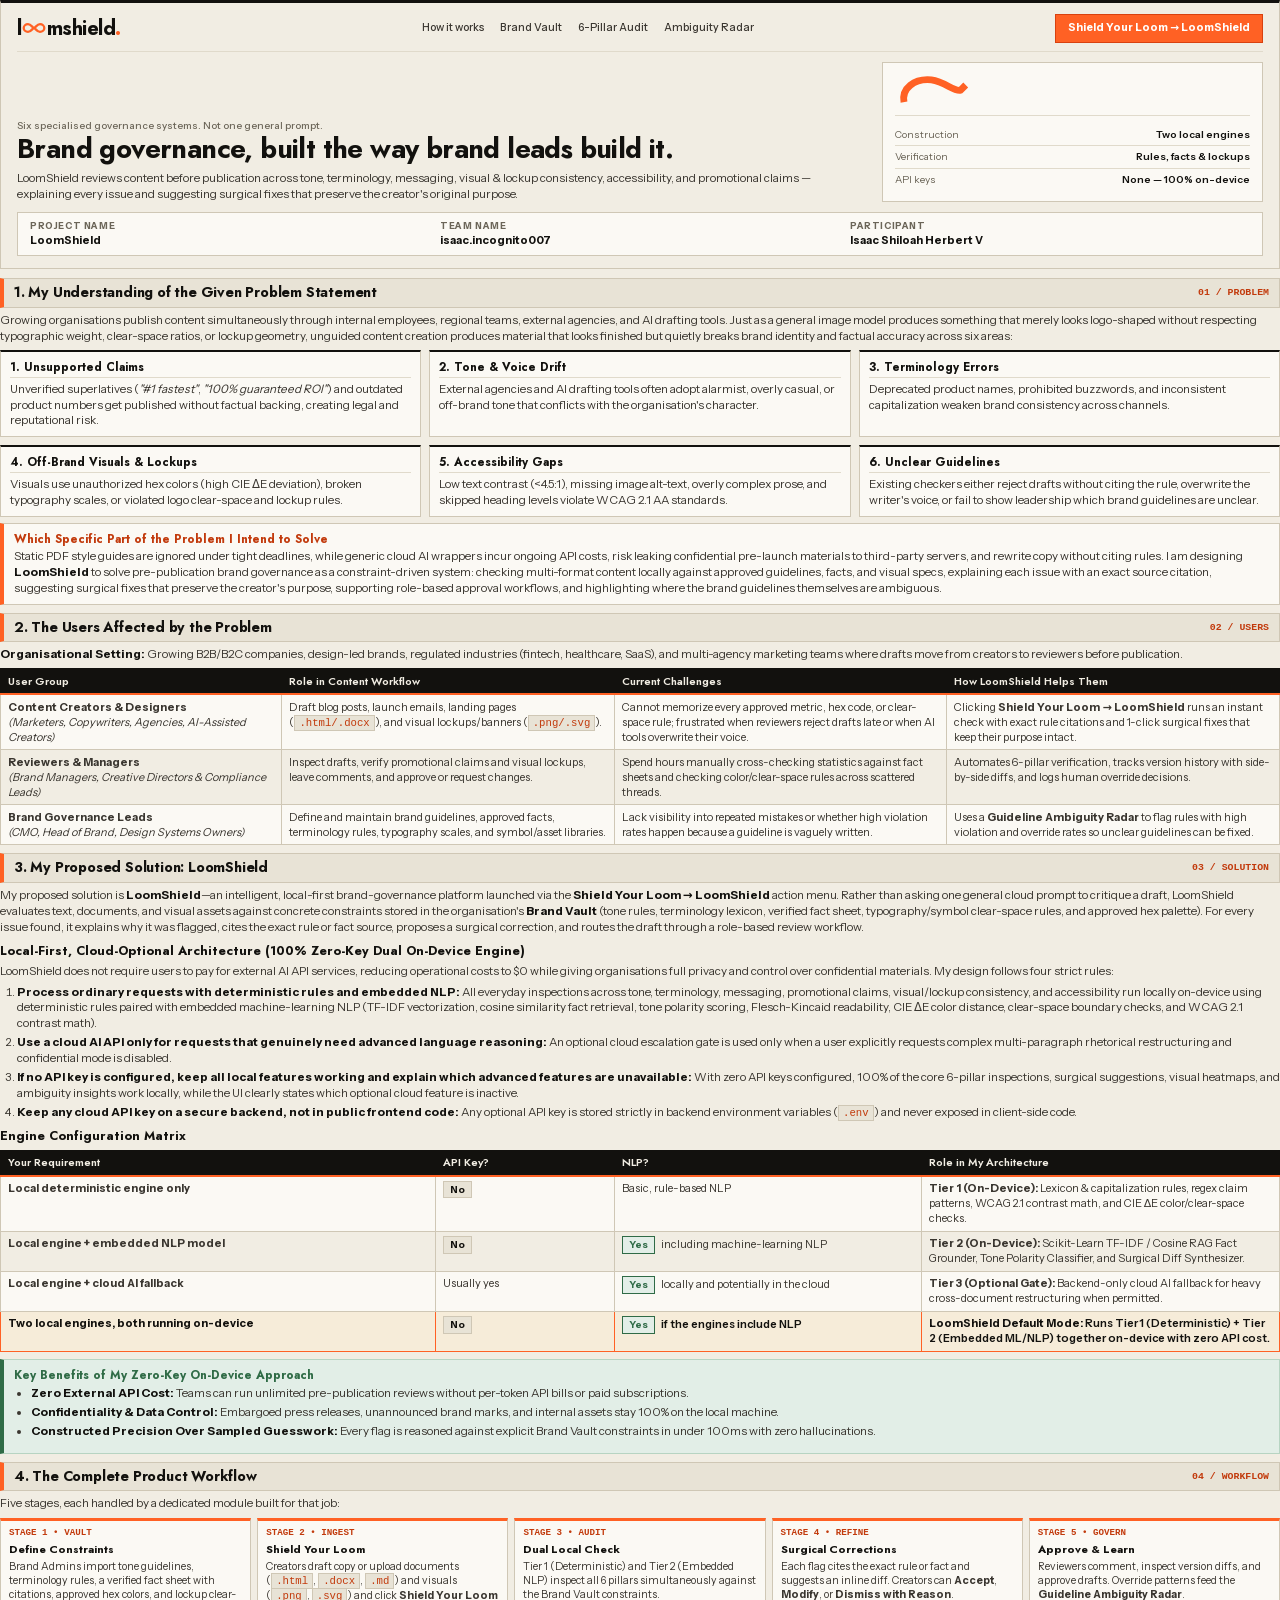
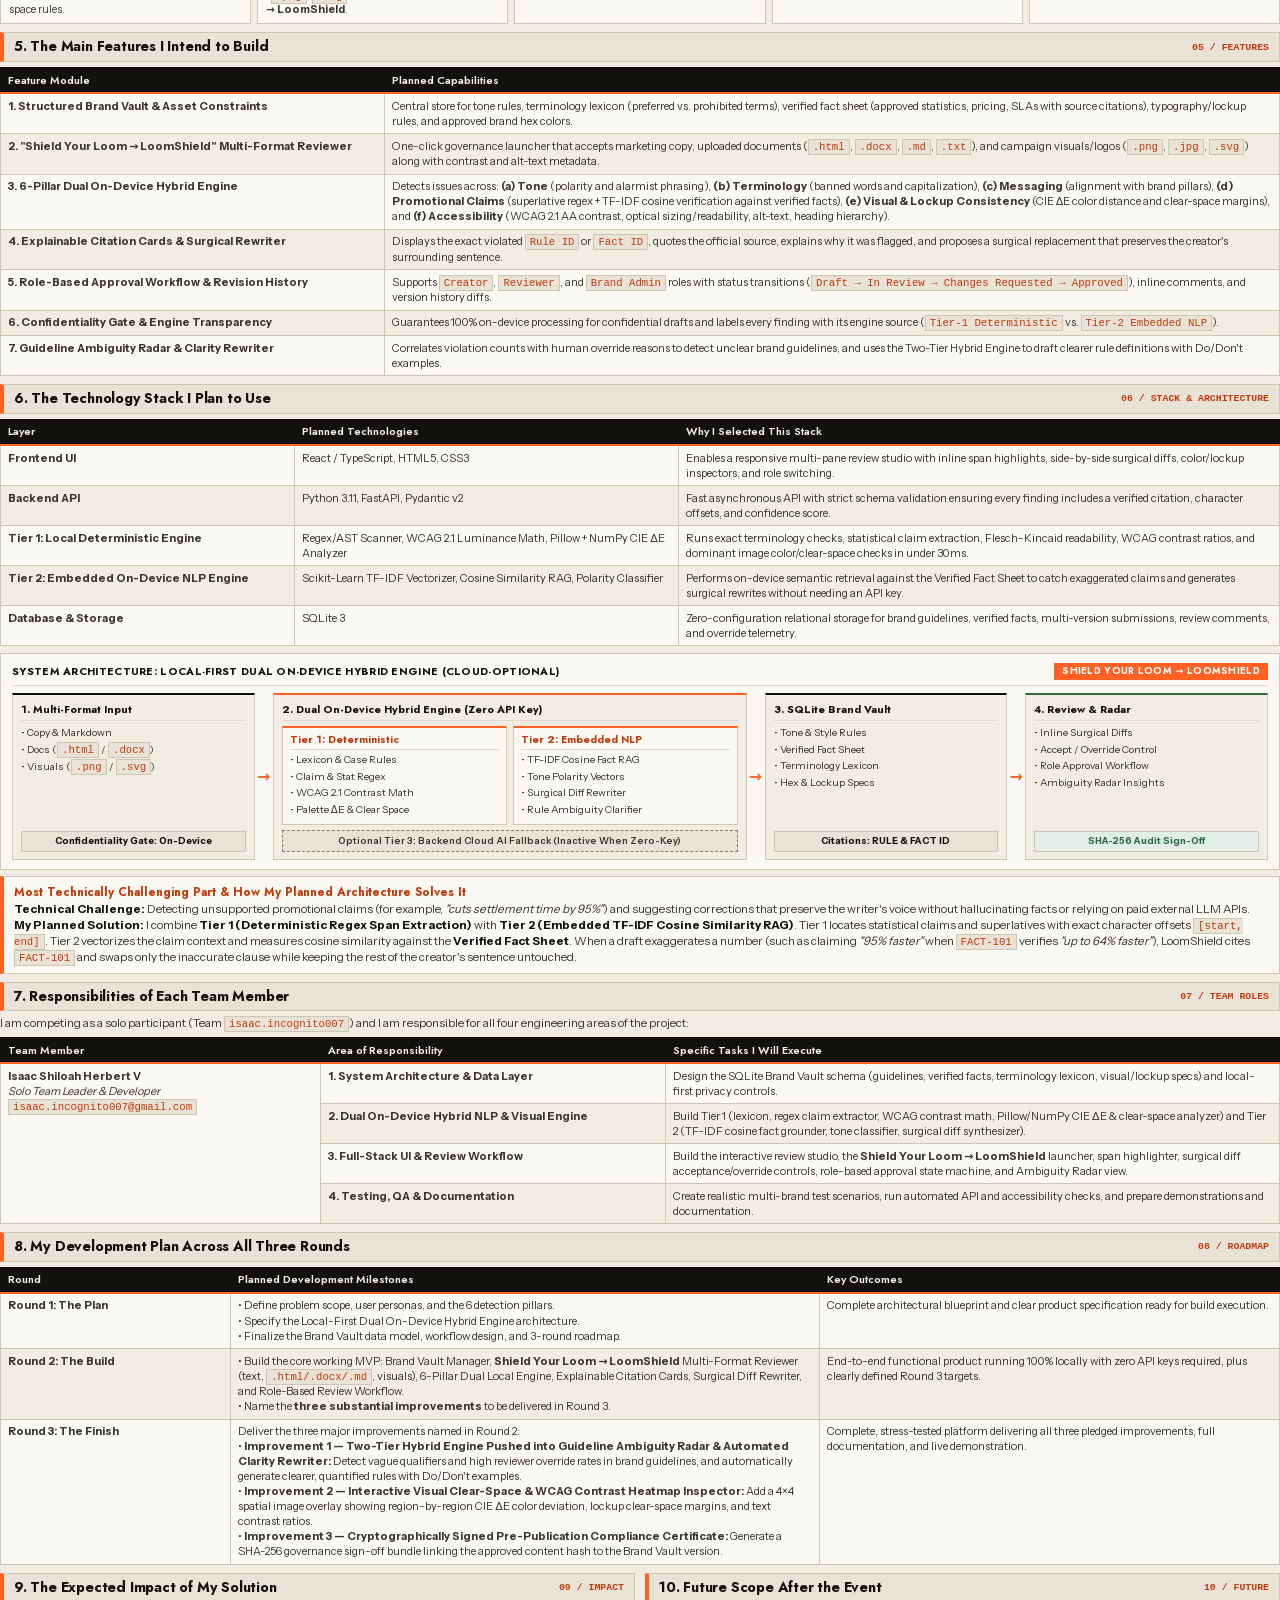
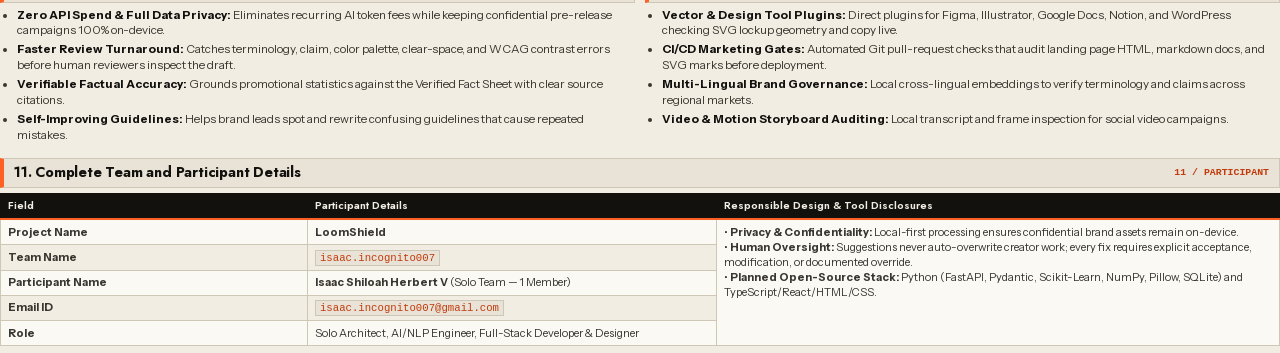
<file: docs/LoomShield_Round1_Plan.html>
<!DOCTYPE html>
<html lang="en">
<head>
  <meta charset="UTF-8" />
  <title>LoomShield — Intelligent Brand Governance Platform</title>
  <style>
    @font-face {
      font-family: 'Jost';
      src: url('fonts/jost-latin.woff2') format('woff2');
      font-weight: 400 800;
      font-style: normal;
    }
    @font-face {
      font-family: 'Instrument Sans';
      src: url('fonts/instrument-sans-latin.woff2') format('woff2');
      font-weight: 400 700;
      font-style: normal;
    }

    :root {
      --color-paper: #f1ede3;
      --color-paper-deep: #e8e3d6;
      --color-panel: #fbf9f4;
      --color-ink: #12110e;
      --color-ink-soft: #3a3630;
      --color-muted: #6b6558;
      --color-rule: #cfc7b5;
      --color-rule-soft: #e0dacb;
      --color-faint: #877f69;
      --color-loop: #ff6124;
      --color-loop-deep: #d8410f;
      --color-loop-text: #c23a0c;
      --color-positive: #2f6b46;
      --color-positive-wash: #e2eee7;
      --color-caution: #8a5a12;
      --color-caution-wash: #f6ecd9;
      --color-critical: #a32c1c;
      --color-critical-wash: #f7e2de;
      --font-display: 'Jost', 'Futura', 'Century Gothic', system-ui, sans-serif;
      --font-sans: 'Instrument Sans', system-ui, -apple-system, 'Segoe UI', sans-serif;
      --font-mono: ui-monospace, 'SF Mono', 'JetBrains Mono', Consolas, monospace;
    }

    @page {
      size: A4;
      margin: 9mm 12mm 9mm 12mm;
    }

    * {
      box-sizing: border-box;
      -webkit-print-color-adjust: exact !important;
      print-color-adjust: exact !important;
      border-radius: 0 !important;
    }

    body {
      font-family: var(--font-sans);
      color: var(--color-ink);
      background: var(--color-paper);
      line-height: 1.36;
      font-size: 8.75pt;
      margin: 0;
      padding: 0;
      text-align: left;
    }

    code {
      font-family: var(--font-mono);
      font-size: 8pt;
      background: var(--color-paper-deep);
      color: var(--color-loop-text);
      padding: 1px 4px;
      border: 1px solid var(--color-rule);
    }

    /* Header & Hero — Matched to https://inkloom.art */
    .hero-sheet {
      background: var(--color-paper);
      border: 1px solid var(--color-rule);
      border-top: 3px solid var(--color-ink);
      padding: 11px 16px 12px 16px;
      margin-bottom: 9px;
    }

    .topbar {
      display: flex;
      align-items: center;
      justify-content: space-between;
      padding-bottom: 8px;
      margin-bottom: 10px;
      border-bottom: 1px solid var(--color-rule-soft);
      white-space: nowrap;
    }

    .wordmark {
      font-family: var(--font-display);
      font-size: 15pt;
      font-weight: 700;
      color: var(--color-ink);
      letter-spacing: -0.5px;
      display: inline-flex;
      align-items: center;
    }

    .wordmark-loop {
      display: inline-flex;
      align-items: center;
      color: var(--color-loop);
      margin: 0 0.5px;
    }

    .nav-links {
      display: flex;
      align-items: center;
      gap: 16px;
      font-size: 8pt;
      color: var(--color-ink-soft);
      font-weight: 500;
    }

    .nav-actions {
      display: flex;
      align-items: center;
      gap: 8px;
    }

    .btn-loop {
      background: var(--color-loop);
      color: #ffffff;
      font-family: var(--font-sans);
      font-size: 8pt;
      font-weight: 700;
      padding: 6px 12px;
      border: 1px solid var(--color-loop-deep);
      display: inline-block;
      white-space: nowrap;
    }

    .btn-ink {
      background: var(--color-ink);
      color: var(--color-paper);
      font-family: var(--font-sans);
      font-size: 8pt;
      font-weight: 700;
      padding: 6px 12px;
      border: 1px solid var(--color-ink);
      display: inline-block;
      white-space: nowrap;
    }

    .btn-outline {
      background: transparent;
      color: var(--color-ink);
      font-family: var(--font-sans);
      font-size: 8pt;
      font-weight: 600;
      padding: 6px 11px;
      border: 1px solid var(--color-ink);
      display: inline-block;
      white-space: nowrap;
    }

    .hero-grid {
      display: grid;
      grid-template-columns: 1.38fr 0.62fr;
      gap: 16px;
      align-items: end;
      margin-bottom: 10px;
    }

    .hero-kicker {
      font-size: 7.4pt;
      color: var(--color-muted);
      margin-bottom: 3px;
      font-weight: 500;
    }

    .hero-title {
      font-family: var(--font-display);
      font-size: 20.5pt;
      font-weight: 700;
      line-height: 1.05;
      letter-spacing: -0.6px;
      color: var(--color-ink);
      margin: 0 0 6px 0;
    }

    .hero-lead {
      font-size: 8.75pt;
      color: var(--color-ink-soft);
      line-height: 1.38;
      margin: 0;
    }

    .hero-spec-panel {
      background: var(--color-panel);
      border: 1px solid var(--color-rule);
      padding: 10px 12px;
    }

    .loop-arc-wrap {
      display: flex;
      justify-content: flex-start;
      margin-bottom: 8px;
      padding-bottom: 6px;
      border-bottom: 1px solid var(--color-rule-soft);
    }

    .spec-row {
      display: flex;
      justify-content: space-between;
      align-items: baseline;
      gap: 10px;
      font-size: 7.6pt;
      padding: 4px 0;
      border-bottom: 1px solid var(--color-rule-soft);
      white-space: nowrap;
    }

    .spec-row:last-child {
      border-bottom: none;
    }

    .spec-row span:first-child {
      color: var(--color-muted);
    }

    .spec-row span:last-child {
      color: var(--color-ink);
      font-weight: 600;
    }

    .meta-strip {
      display: grid;
      grid-template-columns: repeat(3, 1fr);
      gap: 10px;
      background: var(--color-panel);
      border: 1px solid var(--color-rule);
      padding: 7px 12px;
      font-size: 8.3pt;
    }

    .meta-item strong {
      display: block;
      font-size: 6.9pt;
      text-transform: uppercase;
      letter-spacing: 0.6px;
      color: var(--color-muted);
      margin-bottom: 1px;
    }

    .meta-item span {
      color: var(--color-ink);
      font-weight: 700;
    }

    /* Section Styling */
    .section {
      margin-bottom: 8px;
    }

    .section-keep {
      margin-bottom: 8px;
      page-break-inside: avoid;
    }

    .section-header {
      background: var(--color-paper-deep);
      border-left: 4px solid var(--color-loop);
      border-top: 1px solid var(--color-rule);
      border-right: 1px solid var(--color-rule);
      border-bottom: 1px solid var(--color-rule);
      padding: 4px 10px;
      margin-bottom: 5px;
      page-break-after: avoid;
      display: flex;
      align-items: center;
      justify-content: space-between;
    }

    .section-header h2 {
      margin: 0;
      font-family: var(--font-display);
      font-size: 10.8pt;
      font-weight: 700;
      color: var(--color-ink);
      letter-spacing: -0.2px;
    }

    .section-num-tag {
      font-family: var(--font-mono);
      font-size: 7.4pt;
      color: var(--color-loop-text);
      font-weight: 700;
    }

    h3 {
      font-family: var(--font-display);
      font-size: 9.5pt;
      font-weight: 700;
      color: var(--color-ink);
      margin: 7px 0 4px 0;
      page-break-after: avoid;
    }

    p {
      margin: 0 0 5px 0;
      color: var(--color-ink-soft);
      text-align: left;
    }

    ul, ol {
      margin: 3px 0 6px 0;
      padding-left: 17px;
      color: var(--color-ink-soft);
    }

    li {
      margin-bottom: 3px;
      text-align: left;
    }

    li strong, p strong {
      color: var(--color-ink);
    }

    /* Tables */
    table {
      width: 100%;
      border-collapse: collapse;
      margin: 5px 0 7px 0;
      font-size: 8.3pt;
      background: var(--color-panel);
      page-break-inside: avoid;
    }

    th {
      background: var(--color-ink);
      color: var(--color-paper);
      font-family: var(--font-display);
      text-align: left;
      padding: 4.5px 7px;
      font-weight: 600;
      border: 1px solid var(--color-ink);
      border-bottom: 2px solid var(--color-loop);
    }

    td {
      padding: 4.5px 7px;
      border: 1px solid var(--color-rule);
      vertical-align: top;
      text-align: left;
      color: var(--color-ink-soft);
    }

    tr:nth-child(even) td {
      background: var(--color-paper);
    }

    .highlight-row td {
      background: var(--color-caution-wash) !important;
      border-color: var(--color-loop);
      color: var(--color-ink);
      font-weight: 600;
    }

    /* Callouts & Cards */
    .callout {
      background: var(--color-panel);
      border: 1px solid var(--color-rule);
      border-left: 4px solid var(--color-loop);
      padding: 7px 10px;
      margin: 6px 0;
      page-break-inside: avoid;
    }

    .callout-title {
      font-family: var(--font-display);
      font-weight: 700;
      color: var(--color-loop-text);
      margin-bottom: 2px;
      font-size: 8.9pt;
    }

    .callout-positive {
      background: var(--color-positive-wash);
      border: 1px solid #b7d4c2;
      border-left: 4px solid var(--color-positive);
      padding: 7px 10px;
      margin: 6px 0;
      page-break-inside: avoid;
    }

    .callout-positive .callout-title {
      font-family: var(--font-display);
      color: var(--color-positive);
    }

    .grid-2 {
      display: grid;
      grid-template-columns: 1fr 1fr;
      gap: 10px;
      margin: 5px 0;
      align-items: stretch;
    }

    .grid-3 {
      display: grid;
      grid-template-columns: repeat(3, 1fr);
      gap: 8px;
      margin: 5px 0;
      align-items: stretch;
    }

    .card {
      border: 1px solid var(--color-rule);
      border-top: 2px solid var(--color-ink);
      padding: 7px 9px;
      background: var(--color-panel);
      page-break-inside: avoid;
      color: var(--color-ink-soft);
    }

    .card-header {
      font-family: var(--font-display);
      font-weight: 700;
      font-size: 8.8pt;
      color: var(--color-ink);
      margin-bottom: 4px;
      border-bottom: 1px solid var(--color-rule-soft);
      padding-bottom: 2px;
    }

    .pill {
      display: inline-block;
      padding: 1px 6px;
      font-size: 7.3pt;
      font-weight: 700;
      margin-right: 4px;
    }

    .pill-yes {
      background: var(--color-positive-wash);
      color: var(--color-positive);
      border: 1px solid var(--color-positive);
    }

    .pill-no {
      background: var(--color-paper-deep);
      color: var(--color-ink);
      border: 1px solid var(--color-rule);
    }

    /* Workflow Steps */
    .workflow-box {
      display: grid;
      grid-template-columns: repeat(5, 1fr);
      gap: 6px;
      margin: 6px 0;
      page-break-inside: avoid;
    }

    .wf-step {
      background: var(--color-panel);
      border: 1px solid var(--color-rule);
      border-top: 3px solid var(--color-loop);
      padding: 6px 8px;
      font-size: 7.9pt;
      color: var(--color-ink-soft);
    }

    .wf-step-num {
      font-family: var(--font-mono);
      font-size: 6.9pt;
      font-weight: 700;
      color: var(--color-loop-text);
      text-transform: uppercase;
    }

    .wf-step-title {
      font-family: var(--font-display);
      font-weight: 700;
      color: var(--color-ink);
      margin: 2px 0 3px 0;
      font-size: 8.4pt;
    }

    /* Architecture Diagram — Sharp Drafting Grid */
    .arch-wrapper {
      border: 1px solid var(--color-rule);
      padding: 9px 11px;
      background: var(--color-panel);
      margin: 6px 0;
      page-break-inside: avoid;
    }

    .arch-heading {
      font-family: var(--font-display);
      font-weight: 700;
      font-size: 8pt;
      color: var(--color-ink);
      margin-bottom: 7px;
      text-transform: uppercase;
      letter-spacing: 0.3px;
      display: flex;
      justify-content: space-between;
      align-items: center;
      white-space: nowrap;
      gap: 8px;
      border-bottom: 1px solid var(--color-rule-soft);
      padding-bottom: 5px;
    }

    .arch-flow {
      display: grid;
      grid-template-columns: 1.05fr 18px 2.05fr 18px 1.05fr 18px 1.05fr;
      align-items: stretch;
      gap: 0;
    }

    .arch-arrow {
      display: flex;
      align-items: center;
      justify-content: center;
      font-size: 12pt;
      font-weight: 900;
      color: var(--color-loop);
    }

    .arch-node {
      padding: 7px 8px;
      font-size: 7.7pt;
      display: flex;
      flex-direction: column;
      justify-content: space-between;
      background: var(--color-paper);
      border: 1px solid var(--color-rule);
      border-top: 2px solid var(--color-ink);
    }

    .arch-node-title {
      font-family: var(--font-display);
      font-weight: 700;
      font-size: 8.1pt;
      color: var(--color-ink);
      margin-bottom: 5px;
      padding-bottom: 3px;
      border-bottom: 1px solid var(--color-rule-soft);
    }

    .arch-items {
      line-height: 1.42;
      color: var(--color-ink-soft);
    }

    .arch-item {
      margin-bottom: 2px;
    }

    .arch-footer-tag {
      margin-top: 6px;
      padding: 3px 5px;
      font-size: 7pt;
      font-weight: 700;
      text-align: center;
      background: var(--color-paper-deep);
      color: var(--color-ink);
      border: 1px solid var(--color-rule);
    }

    .tier-subgrid {
      display: grid;
      grid-template-columns: 1fr 1fr;
      gap: 6px;
      margin-bottom: 5px;
    }

    .tier-box {
      background: var(--color-panel);
      border: 1px solid var(--color-rule);
      border-top: 2px solid var(--color-loop);
      padding: 5px 7px;
    }

    .tier-box-title {
      font-family: var(--font-display);
      font-weight: 700;
      font-size: 7.8pt;
      color: var(--color-loop-text);
      margin-bottom: 3px;
      border-bottom: 1px solid var(--color-rule-soft);
      padding-bottom: 2px;
    }

    .tier-optional-bar {
      background: var(--color-paper-deep);
      border: 1px dashed var(--color-faint);
      padding: 3.5px 6px;
      font-size: 7pt;
      color: var(--color-ink-soft);
      text-align: center;
      font-weight: 600;
    }
  </style>
</head>
<body>

  <!-- HERO / COVER SHEET MATCHING HTTPS://INKLOOM.ART -->
  <div class="hero-sheet">
    <div class="topbar">
      <div class="wordmark">
        <span>l</span>
        <span class="wordmark-loop" title="Continuous Governance Loop">
          <svg width="24" height="12" viewBox="0 0 28 14" fill="none" xmlns="http://www.w3.org/2000/svg">
            <path d="M7 2.5C4.2 2.5 2 4.5 2 7C2 9.5 4.2 11.5 7 11.5C10.5 11.5 12.5 7 14 7C15.5 7 17.5 2.5 21 2.5C23.8 2.5 26 4.5 26 7C26 9.5 23.8 11.5 21 11.5C17.5 11.5 15.5 7 14 7C12.5 7 10.5 2.5 7 2.5Z" stroke="#ff6124" stroke-width="2.7" stroke-linecap="round"/>
          </svg>
        </span>
        <span>mshield<span style="color:#ff6124;">.</span></span>
      </div>

      <div class="nav-links">
        <span>How it works</span>
        <span>Brand Vault</span>
        <span>6-Pillar Audit</span>
        <span>Ambiguity Radar</span>
      </div>

      <div class="nav-actions">
        <span class="btn-loop">Shield Your Loom &rarr; LoomShield</span>
      </div>
    </div>

    <div class="hero-grid">
      <div>
        <div class="hero-kicker">Six specialised governance systems. Not one general prompt.</div>
        <h1 class="hero-title">Brand governance, built the way brand leads build it.</h1>
        <p class="hero-lead">
          LoomShield reviews content before publication across tone, terminology, messaging, visual &amp; lockup consistency, accessibility, and promotional claims — explaining every issue and suggesting surgical fixes that preserve the creator's original purpose.
        </p>
      </div>

      <div class="hero-spec-panel">
        <div class="loop-arc-wrap">
          <svg width="78" height="36" viewBox="0 0 90 42" fill="none" xmlns="http://www.w3.org/2000/svg">
            <path d="M10 34C7 18 22 6 42 8C58 10 68 22 76 20L82 14" stroke="#ff6124" stroke-width="8" stroke-linecap="butt"/>
          </svg>
        </div>
        <div class="spec-row">
          <span>Construction</span>
          <span>Two local engines</span>
        </div>
        <div class="spec-row">
          <span>Verification</span>
          <span>Rules, facts &amp; lockups</span>
        </div>
        <div class="spec-row">
          <span>API keys</span>
          <span>None &mdash; 100% on-device</span>
        </div>
      </div>
    </div>

    <div class="meta-strip">
      <div class="meta-item">
        <strong>Project Name</strong>
        <span>LoomShield</span>
      </div>
      <div class="meta-item">
        <strong>Team Name</strong>
        <span>isaac.incognito007</span>
      </div>
      <div class="meta-item">
        <strong>Participant</strong>
        <span>Isaac Shiloah Herbert V</span>
      </div>
    </div>
  </div>

  <!-- SECTION 1 -->
  <div class="section">
    <div class="section-header">
      <h2>1. My Understanding of the Given Problem Statement</h2>
      <span class="section-num-tag">01 / PROBLEM</span>
    </div>
    <p>
      Growing organisations publish content simultaneously through internal employees, regional teams, external agencies, and AI drafting tools. Just as a general image model produces something that merely looks logo-shaped without respecting typographic weight, clear-space ratios, or lockup geometry, unguided content creation produces material that looks finished but quietly breaks brand identity and factual accuracy across six areas:
    </p>
    <div class="grid-3">
      <div class="card">
        <div class="card-header">1. Unsupported Claims</div>
        <div>Unverified superlatives (<em>"#1 fastest"</em>, <em>"100% guaranteed ROI"</em>) and outdated product numbers get published without factual backing, creating legal and reputational risk.</div>
      </div>
      <div class="card">
        <div class="card-header">2. Tone &amp; Voice Drift</div>
        <div>External agencies and AI drafting tools often adopt alarmist, overly casual, or off-brand tone that conflicts with the organisation's character.</div>
      </div>
      <div class="card">
        <div class="card-header">3. Terminology Errors</div>
        <div>Deprecated product names, prohibited buzzwords, and inconsistent capitalization weaken brand consistency across channels.</div>
      </div>
      <div class="card">
        <div class="card-header">4. Off-Brand Visuals &amp; Lockups</div>
        <div>Visuals use unauthorized hex colors (high CIE &Delta;E deviation), broken typography scales, or violated logo clear-space and lockup rules.</div>
      </div>
      <div class="card">
        <div class="card-header">5. Accessibility Gaps</div>
        <div>Low text contrast (&lt;4.5:1), missing image alt-text, overly complex prose, and skipped heading levels violate WCAG 2.1 AA standards.</div>
      </div>
      <div class="card">
        <div class="card-header">6. Unclear Guidelines</div>
        <div>Existing checkers either reject drafts without citing the rule, overwrite the writer's voice, or fail to show leadership which brand guidelines are unclear.</div>
      </div>
    </div>

    <div class="callout">
      <div class="callout-title">Which Specific Part of the Problem I Intend to Solve</div>
      <p style="margin-bottom: 0;">
        Static PDF style guides are ignored under tight deadlines, while generic cloud AI wrappers incur ongoing API costs, risk leaking confidential pre-launch materials to third-party servers, and rewrite copy without citing rules. I am designing <strong>LoomShield</strong> to solve pre-publication brand governance as a constraint-driven system: checking multi-format content locally against approved guidelines, facts, and visual specs, explaining each issue with an exact source citation, suggesting surgical fixes that preserve the creator's purpose, supporting role-based approval workflows, and highlighting where the brand guidelines themselves are ambiguous.
      </p>
    </div>
  </div>

  <!-- SECTION 2 -->
  <div class="section-keep">
    <div class="section-header">
      <h2>2. The Users Affected by the Problem</h2>
      <span class="section-num-tag">02 / USERS</span>
    </div>
    <p>
      <strong>Organisational Setting:</strong> Growing B2B/B2C companies, design-led brands, regulated industries (fintech, healthcare, SaaS), and multi-agency marketing teams where drafts move from creators to reviewers before publication.
    </p>
    <table>
      <thead>
        <tr>
          <th style="width: 22%;">User Group</th>
          <th style="width: 26%;">Role in Content Workflow</th>
          <th style="width: 26%;">Current Challenges</th>
          <th style="width: 26%;">How LoomShield Helps Them</th>
        </tr>
      </thead>
      <tbody>
        <tr>
          <td><strong>Content Creators &amp; Designers</strong><br><em>(Marketers, Copywriters, Agencies, AI-Assisted Creators)</em></td>
          <td>Draft blog posts, launch emails, landing pages (<code>.html/.docx</code>), and visual lockups/banners (<code>.png/.svg</code>).</td>
          <td>Cannot memorize every approved metric, hex code, or clear-space rule; frustrated when reviewers reject drafts late or when AI tools overwrite their voice.</td>
          <td>Clicking <strong>Shield Your Loom &rarr; LoomShield</strong> runs an instant check with exact rule citations and 1-click surgical fixes that keep their purpose intact.</td>
        </tr>
        <tr>
          <td><strong>Reviewers &amp; Managers</strong><br><em>(Brand Managers, Creative Directors &amp; Compliance Leads)</em></td>
          <td>Inspect drafts, verify promotional claims and visual lockups, leave comments, and approve or request changes.</td>
          <td>Spend hours manually cross-checking statistics against fact sheets and checking color/clear-space rules across scattered threads.</td>
          <td>Automates 6-pillar verification, tracks version history with side-by-side diffs, and logs human override decisions.</td>
        </tr>
        <tr>
          <td><strong>Brand Governance Leads</strong><br><em>(CMO, Head of Brand, Design Systems Owners)</em></td>
          <td>Define and maintain brand guidelines, approved facts, terminology rules, typography scales, and symbol/asset libraries.</td>
          <td>Lack visibility into repeated mistakes or whether high violation rates happen because a guideline is vaguely written.</td>
          <td>Uses a <strong>Guideline Ambiguity Radar</strong> to flag rules with high violation and override rates so unclear guidelines can be fixed.</td>
        </tr>
      </tbody>
    </table>
  </div>

  <!-- SECTION 3 -->
  <div class="section">
    <div class="section-header">
      <h2>3. My Proposed Solution: LoomShield</h2>
      <span class="section-num-tag">03 / SOLUTION</span>
    </div>
    <p>
      My proposed solution is <strong>LoomShield</strong>—an intelligent, local-first brand-governance platform launched via the <strong>Shield Your Loom &rarr; LoomShield</strong> action menu. Rather than asking one general cloud prompt to critique a draft, LoomShield evaluates text, documents, and visual assets against concrete constraints stored in the organisation's <strong>Brand Vault</strong> (tone rules, terminology lexicon, verified fact sheet, typography/symbol clear-space rules, and approved hex palette). For every issue found, it explains why it was flagged, cites the exact rule or fact source, proposes a surgical correction, and routes the draft through a role-based review workflow.
    </p>

    <h3>Local-First, Cloud-Optional Architecture (100% Zero-Key Dual On-Device Engine)</h3>
    <p>
      LoomShield does not require users to pay for external AI API services, reducing operational costs to $0 while giving organisations full privacy and control over confidential materials. My design follows four strict rules:
    </p>
    <ol>
      <li><strong>Process ordinary requests with deterministic rules and embedded NLP:</strong> All everyday inspections across tone, terminology, messaging, promotional claims, visual/lockup consistency, and accessibility run locally on-device using deterministic rules paired with embedded machine-learning NLP (TF-IDF vectorization, cosine similarity fact retrieval, tone polarity scoring, Flesch-Kincaid readability, CIE &Delta;E color distance, clear-space boundary checks, and WCAG 2.1 contrast math).</li>
      <li><strong>Use a cloud AI API only for requests that genuinely need advanced language reasoning:</strong> An optional cloud escalation gate is used only when a user explicitly requests complex multi-paragraph rhetorical restructuring and confidential mode is disabled.</li>
      <li><strong>If no API key is configured, keep all local features working and explain which advanced features are unavailable:</strong> With zero API keys configured, 100% of the core 6-pillar inspections, surgical suggestions, visual heatmaps, and ambiguity insights work locally, while the UI clearly states which optional cloud feature is inactive.</li>
      <li><strong>Keep any cloud API key on a secure backend, not in public frontend code:</strong> Any optional API key is stored strictly in backend environment variables (<code>.env</code>) and never exposed in client-side code.</li>
    </ol>

    <h3>Engine Configuration Matrix</h3>
    <table>
      <thead>
        <tr>
          <th style="width: 34%;">Your Requirement</th>
          <th style="width: 14%;">API Key?</th>
          <th style="width: 24%;">NLP?</th>
          <th style="width: 28%;">Role in My Architecture</th>
        </tr>
      </thead>
      <tbody>
        <tr>
          <td><strong>Local deterministic engine only</strong></td>
          <td><span class="pill pill-no">No</span></td>
          <td>Basic, rule-based NLP</td>
          <td><strong>Tier 1 (On-Device):</strong> Lexicon &amp; capitalization rules, regex claim patterns, WCAG 2.1 contrast math, and CIE &Delta;E color/clear-space checks.</td>
        </tr>
        <tr>
          <td><strong>Local engine + embedded NLP model</strong></td>
          <td><span class="pill pill-no">No</span></td>
          <td><span class="pill pill-yes">Yes</span> including machine-learning NLP</td>
          <td><strong>Tier 2 (On-Device):</strong> Scikit-Learn TF-IDF / Cosine RAG Fact Grounder, Tone Polarity Classifier, and Surgical Diff Synthesizer.</td>
        </tr>
        <tr>
          <td><strong>Local engine + cloud AI fallback</strong></td>
          <td>Usually yes</td>
          <td><span class="pill pill-yes">Yes</span> locally and potentially in the cloud</td>
          <td><strong>Tier 3 (Optional Gate):</strong> Backend-only cloud AI fallback for heavy cross-document restructuring when permitted.</td>
        </tr>
        <tr class="highlight-row">
          <td><strong>Two local engines, both running on-device</strong></td>
          <td><span class="pill pill-no">No</span></td>
          <td><span class="pill pill-yes">Yes</span> if the engines include NLP</td>
          <td><strong>LoomShield Default Mode:</strong> Runs Tier 1 (Deterministic) + Tier 2 (Embedded ML/NLP) together on-device with zero API cost.</td>
        </tr>
      </tbody>
    </table>

    <div class="callout-positive">
      <div class="callout-title">Key Benefits of My Zero-Key On-Device Approach</div>
      <ul>
        <li><strong>Zero External API Cost:</strong> Teams can run unlimited pre-publication reviews without per-token API bills or paid subscriptions.</li>
        <li><strong>Confidentiality &amp; Data Control:</strong> Embargoed press releases, unannounced brand marks, and internal assets stay 100% on the local machine.</li>
        <li><strong>Constructed Precision Over Sampled Guesswork:</strong> Every flag is reasoned against explicit Brand Vault constraints in under 100ms with zero hallucinations.</li>
      </ul>
    </div>
  </div>

  <!-- SECTION 4 -->
  <div class="section-keep">
    <div class="section-header">
      <h2>4. The Complete Product Workflow</h2>
      <span class="section-num-tag">04 / WORKFLOW</span>
    </div>
    <p>
      Five stages, each handled by a dedicated module built for that job:
    </p>
    <div class="workflow-box">
      <div class="wf-step">
        <div class="wf-step-num">Stage 1 • Vault</div>
        <div class="wf-step-title">Define Constraints</div>
        Brand Admins import tone guidelines, terminology rules, a verified fact sheet with citations, approved hex colors, and lockup clear-space rules.
      </div>
      <div class="wf-step">
        <div class="wf-step-num">Stage 2 • Ingest</div>
        <div class="wf-step-title">Shield Your Loom</div>
        Creators draft copy or upload documents (<code>.html</code>, <code>.docx</code>, <code>.md</code>) and visuals (<code>.png</code>, <code>.svg</code>) and click <strong>Shield Your Loom &rarr; LoomShield</strong>.
      </div>
      <div class="wf-step">
        <div class="wf-step-num">Stage 3 • Audit</div>
        <div class="wf-step-title">Dual Local Check</div>
        Tier 1 (Deterministic) and Tier 2 (Embedded NLP) inspect all 6 pillars simultaneously against the Brand Vault constraints.
      </div>
      <div class="wf-step">
        <div class="wf-step-num">Stage 4 • Refine</div>
        <div class="wf-step-title">Surgical Corrections</div>
        Each flag cites the exact rule or fact and suggests an inline diff. Creators can <strong>Accept</strong>, <strong>Modify</strong>, or <strong>Dismiss with Reason</strong>.
      </div>
      <div class="wf-step">
        <div class="wf-step-num">Stage 5 • Govern</div>
        <div class="wf-step-title">Approve &amp; Learn</div>
        Reviewers comment, inspect version diffs, and approve drafts. Override patterns feed the <strong>Guideline Ambiguity Radar</strong>.
      </div>
    </div>
  </div>

  <!-- SECTION 5 -->
  <div class="section-keep">
    <div class="section-header">
      <h2>5. The Main Features I Intend to Build</h2>
      <span class="section-num-tag">05 / FEATURES</span>
    </div>
    <table>
      <thead>
        <tr>
          <th style="width: 30%;">Feature Module</th>
          <th style="width: 70%;">Planned Capabilities</th>
        </tr>
      </thead>
      <tbody>
        <tr>
          <td><strong>1. Structured Brand Vault &amp; Asset Constraints</strong></td>
          <td>Central store for tone rules, terminology lexicon (preferred vs. prohibited terms), verified fact sheet (approved statistics, pricing, SLAs with source citations), typography/lockup rules, and approved brand hex colors.</td>
        </tr>
        <tr>
          <td><strong>2. "Shield Your Loom &rarr; LoomShield" Multi-Format Reviewer</strong></td>
          <td>One-click governance launcher that accepts marketing copy, uploaded documents (<code>.html</code>, <code>.docx</code>, <code>.md</code>, <code>.txt</code>), and campaign visuals/logos (<code>.png</code>, <code>.jpg</code>, <code>.svg</code>) along with contrast and alt-text metadata.</td>
        </tr>
        <tr>
          <td><strong>3. 6-Pillar Dual On-Device Hybrid Engine</strong></td>
          <td>Detects issues across: <strong>(a) Tone</strong> (polarity and alarmist phrasing), <strong>(b) Terminology</strong> (banned words and capitalization), <strong>(c) Messaging</strong> (alignment with brand pillars), <strong>(d) Promotional Claims</strong> (superlative regex + TF-IDF cosine verification against verified facts), <strong>(e) Visual &amp; Lockup Consistency</strong> (CIE &Delta;E color distance and clear-space margins), and <strong>(f) Accessibility</strong> (WCAG 2.1 AA contrast, optical sizing/readability, alt-text, heading hierarchy).</td>
        </tr>
        <tr>
          <td><strong>4. Explainable Citation Cards &amp; Surgical Rewriter</strong></td>
          <td>Displays the exact violated <code>Rule ID</code> or <code>Fact ID</code>, quotes the official source, explains why it was flagged, and proposes a surgical replacement that preserves the creator's surrounding sentence.</td>
        </tr>
        <tr>
          <td><strong>5. Role-Based Approval Workflow &amp; Revision History</strong></td>
          <td>Supports <code>Creator</code>, <code>Reviewer</code>, and <code>Brand Admin</code> roles with status transitions (<code>Draft &rarr; In Review &rarr; Changes Requested &rarr; Approved</code>), inline comments, and version history diffs.</td>
        </tr>
        <tr>
          <td><strong>6. Confidentiality Gate &amp; Engine Transparency</strong></td>
          <td>Guarantees 100% on-device processing for confidential drafts and labels every finding with its engine source (<code>Tier-1 Deterministic</code> vs. <code>Tier-2 Embedded NLP</code>).</td>
        </tr>
        <tr>
          <td><strong>7. Guideline Ambiguity Radar &amp; Clarity Rewriter</strong></td>
          <td>Correlates violation counts with human override reasons to detect unclear brand guidelines, and uses the Two-Tier Hybrid Engine to draft clearer rule definitions with Do/Don't examples.</td>
        </tr>
      </tbody>
    </table>
  </div>

  <!-- SECTION 6 -->
  <div class="section">
    <div class="section-header">
      <h2>6. The Technology Stack I Plan to Use</h2>
      <span class="section-num-tag">06 / STACK &amp; ARCHITECTURE</span>
    </div>
    <table>
      <thead>
        <tr>
          <th style="width: 23%;">Layer</th>
          <th style="width: 30%;">Planned Technologies</th>
          <th style="width: 47%;">Why I Selected This Stack</th>
        </tr>
      </thead>
      <tbody>
        <tr>
          <td><strong>Frontend UI</strong></td>
          <td>React / TypeScript, HTML5, CSS3</td>
          <td>Enables a responsive multi-pane review studio with inline span highlights, side-by-side surgical diffs, color/lockup inspectors, and role switching.</td>
        </tr>
        <tr>
          <td><strong>Backend API</strong></td>
          <td>Python 3.11, FastAPI, Pydantic v2</td>
          <td>Fast asynchronous API with strict schema validation ensuring every finding includes a verified citation, character offsets, and confidence score.</td>
        </tr>
        <tr>
          <td><strong>Tier 1: Local Deterministic Engine</strong></td>
          <td>Regex/AST Scanner, WCAG 2.1 Luminance Math, Pillow + NumPy CIE &Delta;E Analyzer</td>
          <td>Runs exact terminology checks, statistical claim extraction, Flesch-Kincaid readability, WCAG contrast ratios, and dominant image color/clear-space checks in under 30ms.</td>
        </tr>
        <tr>
          <td><strong>Tier 2: Embedded On-Device NLP Engine</strong></td>
          <td>Scikit-Learn TF-IDF Vectorizer, Cosine Similarity RAG, Polarity Classifier</td>
          <td>Performs on-device semantic retrieval against the Verified Fact Sheet to catch exaggerated claims and generates surgical rewrites without needing an API key.</td>
        </tr>
        <tr>
          <td><strong>Database &amp; Storage</strong></td>
          <td>SQLite 3</td>
          <td>Zero-configuration relational storage for brand guidelines, verified facts, multi-version submissions, review comments, and override telemetry.</td>
        </tr>
      </tbody>
    </table>

    <!-- CLEAN ALIGNED HTML/CSS ARCHITECTURE DIAGRAM -->
    <div class="arch-wrapper">
      <div class="arch-heading">
        <span>System Architecture: Local-First Dual On-Device Hybrid Engine (Cloud-Optional)</span>
        <span style="background:var(--color-loop); color:#ffffff; padding:2px 8px; font-size:7.2pt;">Shield Your Loom &rarr; LoomShield</span>
      </div>
      <div class="arch-flow">
        <!-- Block 1 -->
        <div class="arch-node">
          <div>
            <div class="arch-node-title">1. Multi-Format Input</div>
            <div class="arch-items">
              <div class="arch-item">&bull; Copy &amp; Markdown</div>
              <div class="arch-item">&bull; Docs (<code>.html</code> / <code>.docx</code>)</div>
              <div class="arch-item">&bull; Visuals (<code>.png</code> / <code>.svg</code>)</div>
            </div>
          </div>
          <div class="arch-footer-tag">
            Confidentiality Gate: On-Device
          </div>
        </div>

        <div class="arch-arrow">&rarr;</div>

        <!-- Block 2 -->
        <div class="arch-node" style="border-top-color:var(--color-loop);">
          <div>
            <div class="arch-node-title">2. Dual On-Device Hybrid Engine (Zero API Key)</div>
            <div class="tier-subgrid">
              <div class="tier-box">
                <div class="tier-box-title">Tier 1: Deterministic</div>
                <div class="arch-items">
                  <div class="arch-item">&bull; Lexicon &amp; Case Rules</div>
                  <div class="arch-item">&bull; Claim &amp; Stat Regex</div>
                  <div class="arch-item">&bull; WCAG 2.1 Contrast Math</div>
                  <div class="arch-item">&bull; Palette &Delta;E &amp; Clear Space</div>
                </div>
              </div>
              <div class="tier-box">
                <div class="tier-box-title">Tier 2: Embedded NLP</div>
                <div class="arch-items">
                  <div class="arch-item">&bull; TF-IDF Cosine Fact RAG</div>
                  <div class="arch-item">&bull; Tone Polarity Vectors</div>
                  <div class="arch-item">&bull; Surgical Diff Rewriter</div>
                  <div class="arch-item">&bull; Rule Ambiguity Clarifier</div>
                </div>
              </div>
            </div>
          </div>
          <div class="tier-optional-bar">
            Optional Tier 3: Backend Cloud AI Fallback (Inactive When Zero-Key)
          </div>
        </div>

        <div class="arch-arrow">&rarr;</div>

        <!-- Block 3 -->
        <div class="arch-node">
          <div>
            <div class="arch-node-title">3. SQLite Brand Vault</div>
            <div class="arch-items">
              <div class="arch-item">&bull; Tone &amp; Style Rules</div>
              <div class="arch-item">&bull; Verified Fact Sheet</div>
              <div class="arch-item">&bull; Terminology Lexicon</div>
              <div class="arch-item">&bull; Hex &amp; Lockup Specs</div>
            </div>
          </div>
          <div class="arch-footer-tag">
            Citations: RULE &amp; FACT ID
          </div>
        </div>

        <div class="arch-arrow">&rarr;</div>

        <!-- Block 4 -->
        <div class="arch-node" style="border-top-color:var(--color-positive);">
          <div>
            <div class="arch-node-title">4. Review &amp; Radar</div>
            <div class="arch-items">
              <div class="arch-item">&bull; Inline Surgical Diffs</div>
              <div class="arch-item">&bull; Accept / Override Control</div>
              <div class="arch-item">&bull; Role Approval Workflow</div>
              <div class="arch-item">&bull; Ambiguity Radar Insights</div>
            </div>
          </div>
          <div class="arch-footer-tag" style="background:var(--color-positive-wash); color:var(--color-positive);">
            SHA-256 Audit Sign-Off
          </div>
        </div>
      </div>
    </div>

    <div class="callout">
      <div class="callout-title">Most Technically Challenging Part &amp; How My Planned Architecture Solves It</div>
      <p style="margin-bottom: 0;">
        <strong>Technical Challenge:</strong> Detecting unsupported promotional claims (for example, <em>"cuts settlement time by 95%"</em>) and suggesting corrections that preserve the writer's voice without hallucinating facts or relying on paid external LLM APIs.<br/>
        <strong>My Planned Solution:</strong> I combine <strong>Tier 1 (Deterministic Regex Span Extraction)</strong> with <strong>Tier 2 (Embedded TF-IDF Cosine Similarity RAG)</strong>. Tier 1 locates statistical claims and superlatives with exact character offsets <code>[start, end]</code>. Tier 2 vectorizes the claim context and measures cosine similarity against the <strong>Verified Fact Sheet</strong>. When a draft exaggerates a number (such as claiming <em>"95% faster"</em> when <code>FACT-101</code> verifies <em>"up to 64% faster"</em>), LoomShield cites <code>FACT-101</code> and swaps only the inaccurate clause while keeping the rest of the creator's sentence untouched.
      </p>
    </div>
  </div>

  <!-- SECTION 7 -->
  <div class="section-keep">
    <div class="section-header">
      <h2>7. Responsibilities of Each Team Member</h2>
      <span class="section-num-tag">07 / TEAM ROLES</span>
    </div>
    <p>
      I am competing as a solo participant (Team <code>isaac.incognito007</code>) and I am responsible for all four engineering areas of the project:
    </p>
    <table>
      <thead>
        <tr>
          <th style="width: 25%;">Team Member</th>
          <th style="width: 27%;">Area of Responsibility</th>
          <th style="width: 48%;">Specific Tasks I Will Execute</th>
        </tr>
      </thead>
      <tbody>
        <tr>
          <td rowspan="4"><strong>Isaac Shiloah Herbert V</strong><br><em>Solo Team Leader &amp; Developer</em><br><code>isaac.incognito007@gmail.com</code></td>
          <td><strong>1. System Architecture &amp; Data Layer</strong></td>
          <td>Design the SQLite Brand Vault schema (guidelines, verified facts, terminology lexicon, visual/lockup specs) and local-first privacy controls.</td>
        </tr>
        <tr>
          <td><strong>2. Dual On-Device Hybrid NLP &amp; Visual Engine</strong></td>
          <td>Build Tier 1 (lexicon, regex claim extractor, WCAG contrast math, Pillow/NumPy CIE &Delta;E &amp; clear-space analyzer) and Tier 2 (TF-IDF cosine fact grounder, tone classifier, surgical diff synthesizer).</td>
        </tr>
        <tr>
          <td><strong>3. Full-Stack UI &amp; Review Workflow</strong></td>
          <td>Build the interactive review studio, the <strong>Shield Your Loom &rarr; LoomShield</strong> launcher, span highlighter, surgical diff acceptance/override controls, role-based approval state machine, and Ambiguity Radar view.</td>
        </tr>
        <tr>
          <td><strong>4. Testing, QA &amp; Documentation</strong></td>
          <td>Create realistic multi-brand test scenarios, run automated API and accessibility checks, and prepare demonstrations and documentation.</td>
        </tr>
      </tbody>
    </table>
  </div>

  <!-- SECTION 8 -->
  <div class="section-keep">
    <div class="section-header">
      <h2>8. My Development Plan Across All Three Rounds</h2>
      <span class="section-num-tag">08 / ROADMAP</span>
    </div>
    <table>
      <thead>
        <tr>
          <th style="width: 18%;">Round</th>
          <th style="width: 46%;">Planned Development Milestones</th>
          <th style="width: 36%;">Key Outcomes</th>
        </tr>
      </thead>
      <tbody>
        <tr>
          <td><strong>Round 1: The Plan</strong></td>
          <td>
            &bull; Define problem scope, user personas, and the 6 detection pillars.<br/>
            &bull; Specify the Local-First Dual On-Device Hybrid Engine architecture.<br/>
            &bull; Finalize the Brand Vault data model, workflow design, and 3-round roadmap.
          </td>
          <td>Complete architectural blueprint and clear product specification ready for build execution.</td>
        </tr>
        <tr>
          <td><strong>Round 2: The Build</strong></td>
          <td>
            &bull; Build the core working MVP: Brand Vault Manager, <strong>Shield Your Loom &rarr; LoomShield</strong> Multi-Format Reviewer (text, <code>.html/.docx/.md</code>, visuals), 6-Pillar Dual Local Engine, Explainable Citation Cards, Surgical Diff Rewriter, and Role-Based Review Workflow.<br/>
            &bull; Name the <strong>three substantial improvements</strong> to be delivered in Round 3.
          </td>
          <td>End-to-end functional product running 100% locally with zero API keys required, plus clearly defined Round 3 targets.</td>
        </tr>
        <tr>
          <td><strong>Round 3: The Finish</strong></td>
          <td>
            Deliver the three major improvements named in Round 2:<br/>
            &bull; <strong>Improvement 1 — Two-Tier Hybrid Engine Pushed into Guideline Ambiguity Radar &amp; Automated Clarity Rewriter:</strong> Detect vague qualifiers and high reviewer override rates in brand guidelines, and automatically generate clearer, quantified rules with Do/Don't examples.<br/>
            &bull; <strong>Improvement 2 — Interactive Visual Clear-Space &amp; WCAG Contrast Heatmap Inspector:</strong> Add a 4&times;4 spatial image overlay showing region-by-region CIE &Delta;E color deviation, lockup clear-space margins, and text contrast ratios.<br/>
            &bull; <strong>Improvement 3 — Cryptographically Signed Pre-Publication Compliance Certificate:</strong> Generate a SHA-256 governance sign-off bundle linking the approved content hash to the Brand Vault version.
          </td>
          <td>Complete, stress-tested platform delivering all three pledged improvements, full documentation, and live demonstration.</td>
        </tr>
      </tbody>
    </table>
  </div>

  <!-- SECTION 9 & 10 -->
  <div class="grid-2">
    <div class="section-keep" style="margin-bottom: 4px;">
      <div class="section-header">
        <h2>9. The Expected Impact of My Solution</h2>
        <span class="section-num-tag">09 / IMPACT</span>
      </div>
      <ul>
        <li><strong>Zero API Spend &amp; Full Data Privacy:</strong> Eliminates recurring AI token fees while keeping confidential pre-release campaigns 100% on-device.</li>
        <li><strong>Faster Review Turnaround:</strong> Catches terminology, claim, color palette, clear-space, and WCAG contrast errors before human reviewers inspect the draft.</li>
        <li><strong>Verifiable Factual Accuracy:</strong> Grounds promotional statistics against the Verified Fact Sheet with clear source citations.</li>
        <li><strong>Self-Improving Guidelines:</strong> Helps brand leads spot and rewrite confusing guidelines that cause repeated mistakes.</li>
      </ul>
    </div>

    <div class="section-keep" style="margin-bottom: 4px;">
      <div class="section-header">
        <h2>10. Future Scope After the Event</h2>
        <span class="section-num-tag">10 / FUTURE</span>
      </div>
      <ul>
        <li><strong>Vector &amp; Design Tool Plugins:</strong> Direct plugins for Figma, Illustrator, Google Docs, Notion, and WordPress checking SVG lockup geometry and copy live.</li>
        <li><strong>CI/CD Marketing Gates:</strong> Automated Git pull-request checks that audit landing page HTML, markdown docs, and SVG marks before deployment.</li>
        <li><strong>Multi-Lingual Brand Governance:</strong> Local cross-lingual embeddings to verify terminology and claims across regional markets.</li>
        <li><strong>Video &amp; Motion Storyboard Auditing:</strong> Local transcript and frame inspection for social video campaigns.</li>
      </ul>
    </div>
  </div>

  <!-- SECTION 11 -->
  <div class="section-keep" style="margin-bottom: 0;">
    <div class="section-header">
      <h2>11. Complete Team and Participant Details</h2>
      <span class="section-num-tag">11 / PARTICIPANT</span>
    </div>
    <table>
      <thead>
        <tr>
          <th style="width: 24%;">Field</th>
          <th style="width: 32%;">Participant Details</th>
          <th style="width: 44%;">Responsible Design &amp; Tool Disclosures</th>
        </tr>
      </thead>
      <tbody>
        <tr>
          <td><strong>Project Name</strong></td>
          <td><strong>LoomShield</strong></td>
          <td rowspan="5">
            &bull; <strong>Privacy &amp; Confidentiality:</strong> Local-first processing ensures confidential brand assets remain on-device.<br/>
            &bull; <strong>Human Oversight:</strong> Suggestions never auto-overwrite creator work; every fix requires explicit acceptance, modification, or documented override.<br/>
            &bull; <strong>Planned Open-Source Stack:</strong> Python (FastAPI, Pydantic, Scikit-Learn, NumPy, Pillow, SQLite) and TypeScript/React/HTML/CSS.
          </td>
        </tr>
        <tr>
          <td><strong>Team Name</strong></td>
          <td><code>isaac.incognito007</code></td>
        </tr>
        <tr>
          <td><strong>Participant Name</strong></td>
          <td><strong>Isaac Shiloah Herbert V</strong> (Solo Team — 1 Member)</td>
        </tr>
        <tr>
          <td><strong>Email ID</strong></td>
          <td><code>isaac.incognito007@gmail.com</code></td>
        </tr>
        <tr>
          <td><strong>Role</strong></td>
          <td>Solo Architect, AI/NLP Engineer, Full-Stack Developer &amp; Designer</td>
        </tr>
      </tbody>
    </table>
  </div>

</body>
</html>
</file>
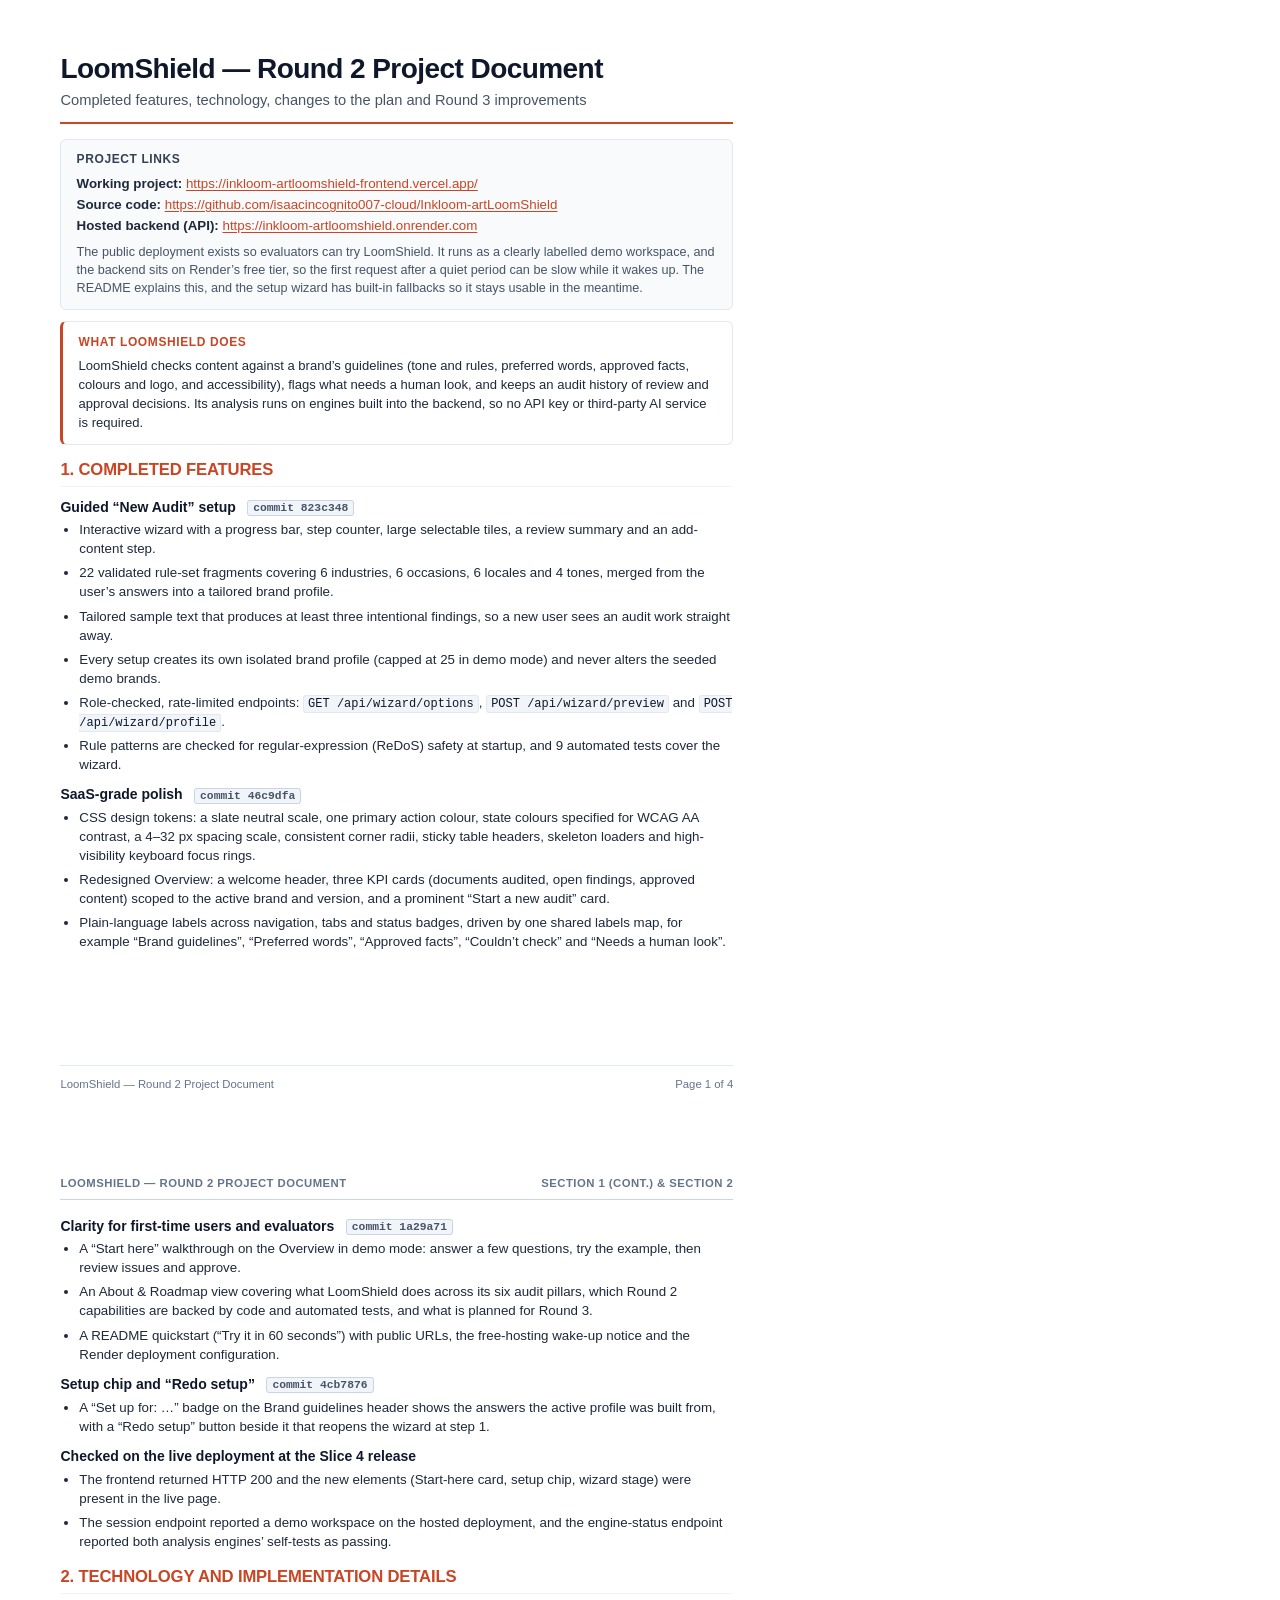
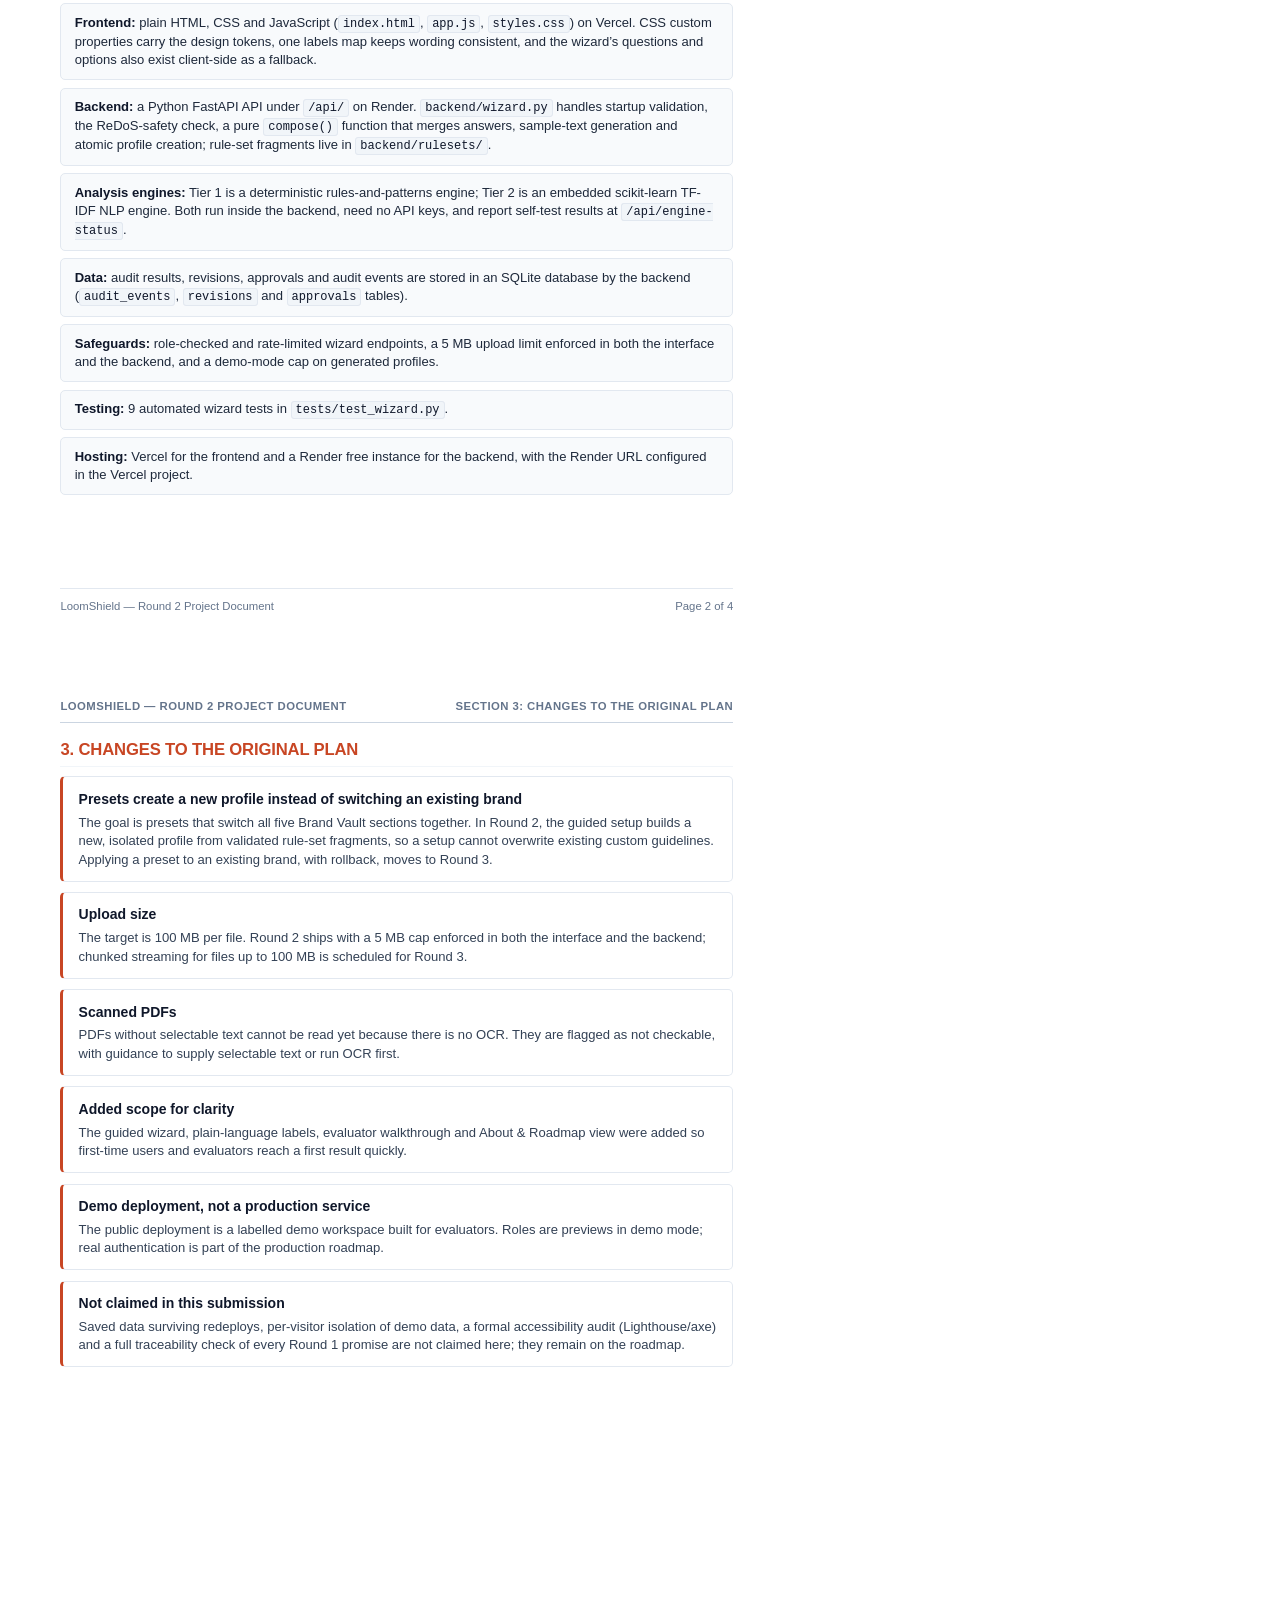
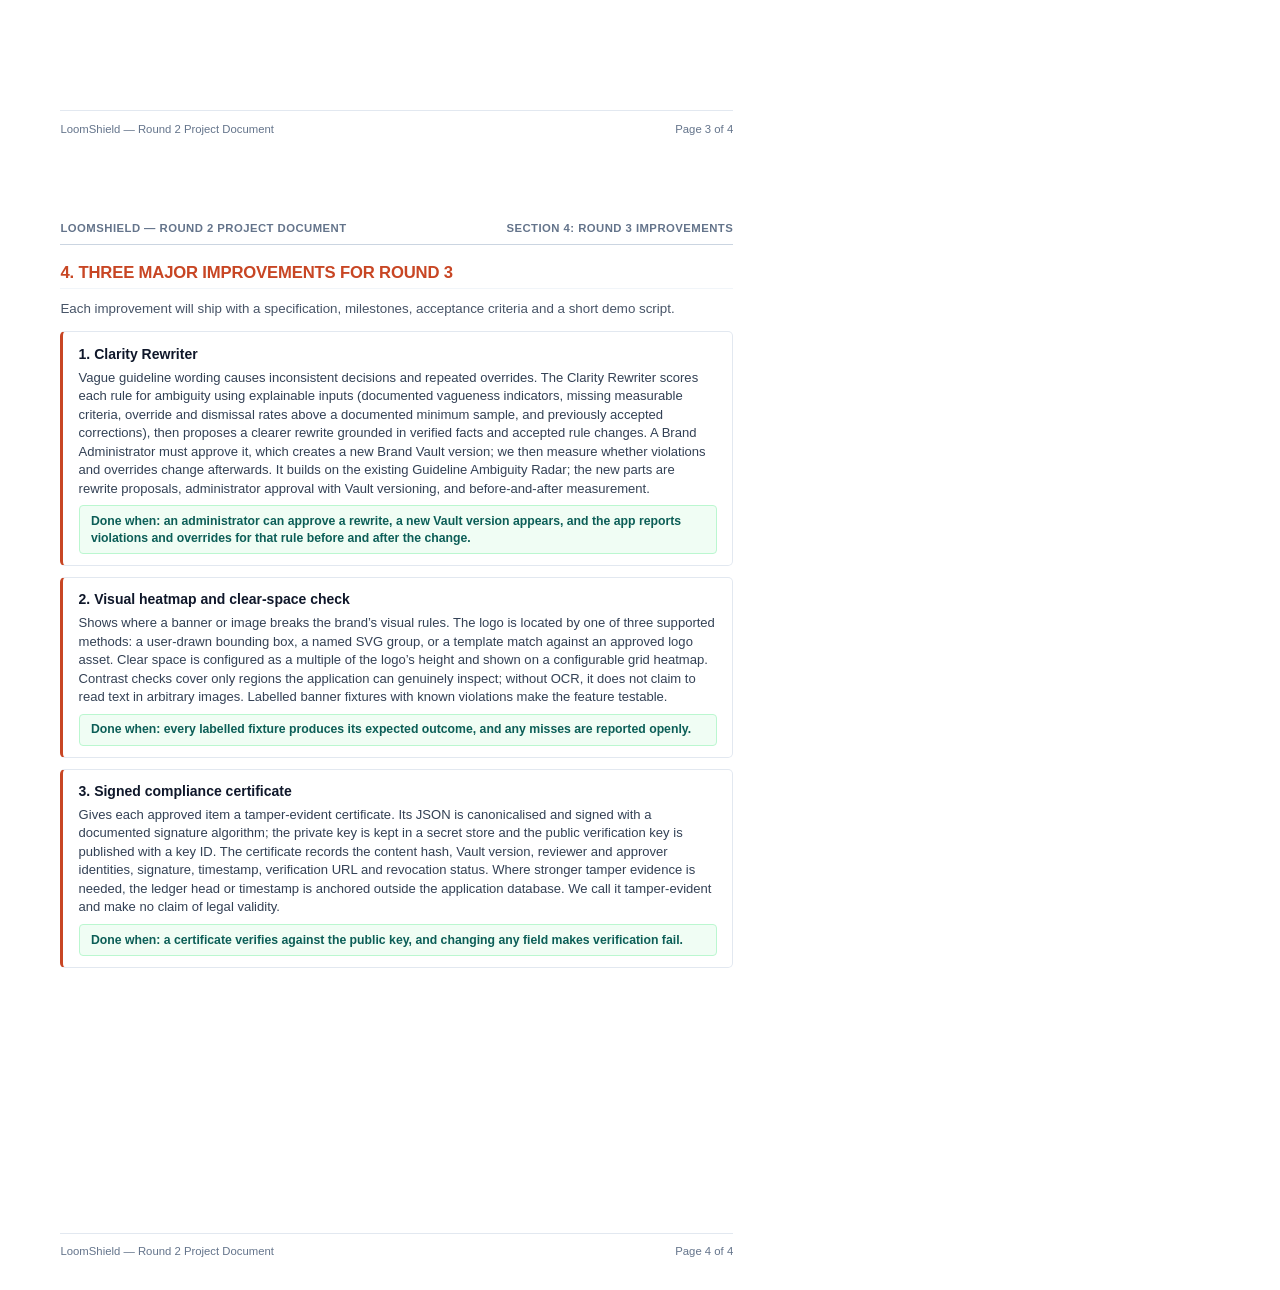
<file: docs/LoomShield_Round2_Project_Document.html>
<!DOCTYPE html>
<html lang="en-GB">
<head>
  <meta charset="utf-8" />
  <title>LoomShield — Round 2 Project Document</title>
  <style>
    @page {
      size: A4 portrait;
      margin: 0;
    }

    * {
      box-sizing: border-box;
      margin: 0;
      padding: 0;
    }

    body {
      font-family: -apple-system, BlinkMacSystemFont, "Segoe UI", Roboto, "Helvetica Neue", Arial, sans-serif;
      font-size: 10.5pt;
      line-height: 1.45;
      color: #1E293B;
      background-color: #FFFFFF;
      -webkit-font-smoothing: antialiased;
      -webkit-print-color-adjust: exact;
      print-color-adjust: exact;
    }

    .page {
      width: 210mm;
      height: 297mm;
      padding: 14mm 16mm 14mm 16mm;
      position: relative;
      page-break-after: always;
      break-after: page;
      background: #FFFFFF;
    }

    /* Running Header */
    .running-header {
      display: flex;
      justify-content: space-between;
      align-items: center;
      font-size: 8.5pt;
      font-weight: 600;
      letter-spacing: 0.04em;
      text-transform: uppercase;
      color: #64748B;
      border-bottom: 1px solid #CBD5E1;
      padding-bottom: 2mm;
      margin-bottom: 4mm;
    }

    /* Running Footer */
    .running-footer {
      position: absolute;
      bottom: 8mm;
      left: 16mm;
      right: 16mm;
      display: flex;
      justify-content: space-between;
      align-items: center;
      font-size: 8.5pt;
      color: #64748B;
      border-top: 1px solid #E2E8F0;
      padding-top: 2.5mm;
    }

    /* Main Page 1 Title Block */
    .title-block {
      margin-bottom: 4mm;
      border-bottom: 2.5px solid #C84624;
      padding-bottom: 3mm;
    }

    .doc-title {
      font-size: 21pt;
      font-weight: 800;
      color: #0F172A;
      letter-spacing: -0.02em;
      line-height: 1.15;
      margin-bottom: 1.5mm;
    }

    .doc-subtitle {
      font-size: 11pt;
      font-weight: 500;
      color: #475467;
      line-height: 1.35;
    }

    /* Section Headings */
    h2.section-heading {
      font-size: 12.5pt;
      font-weight: 700;
      color: #C84624;
      letter-spacing: -0.01em;
      margin-top: 3.5mm;
      margin-bottom: 2.5mm;
      border-bottom: 1px solid #F1F5F9;
      padding-bottom: 1mm;
    }

    h3.sub-heading {
      font-size: 10.5pt;
      font-weight: 700;
      color: #0F172A;
      margin-top: 2.5mm;
      margin-bottom: 1.2mm;
    }

    .commit-tag {
      font-family: ui-monospace, SFMono-Regular, Menlo, Monaco, Consolas, monospace;
      font-size: 8.5pt;
      font-weight: 600;
      color: #475467;
      background: #F1F5F9;
      padding: 1px 5px;
      border-radius: 3px;
      border: 1px solid #CBD5E1;
      margin-left: 2mm;
      vertical-align: middle;
    }

    /* Cards and Callouts */
    .info-card {
      background: #F8FAFC;
      border: 1px solid #E2E8F0;
      border-radius: 6px;
      padding: 3mm 4mm;
      margin-bottom: 3mm;
    }

    .info-card-title {
      font-size: 9pt;
      font-weight: 700;
      letter-spacing: 0.05em;
      text-transform: uppercase;
      color: #334155;
      margin-bottom: 1.5mm;
    }

    /* Links */
    a {
      color: #C84624;
      text-decoration: underline;
      text-underline-offset: 2px;
    }

    /* Lists */
    ul.bullet-list {
      list-style-type: disc;
      margin-left: 5mm;
      margin-bottom: 2.5mm;
    }

    ul.bullet-list li {
      margin-bottom: 1.4mm;
      line-height: 1.42;
      font-size: 10pt;
      color: #1E293B;
    }

    /* Item Blocks (Sections 3 & 4) */
    .item-block {
      background: #FFFFFF;
      border: 1px solid #E2E8F0;
      border-left: 3.5px solid #C84624;
      border-radius: 5px;
      padding: 3mm 4mm;
      margin-bottom: 2.8mm;
    }

    .item-block-title {
      font-size: 10.5pt;
      font-weight: 700;
      color: #0F172A;
      margin-bottom: 1.2mm;
    }

    .item-block p {
      font-size: 9.8pt;
      color: #334155;
      line-height: 1.42;
    }

    .done-when-tag {
      font-size: 9.2pt;
      font-weight: 600;
      color: #0c5e57;
      background: #F0FDF4;
      border: 1px solid #BBF7D0;
      border-radius: 4px;
      padding: 1.8mm 3mm;
      display: block;
      margin-top: 1.8mm;
      line-height: 1.35;
    }

    /* Tech list (Section 2) */
    .tech-list {
      display: flex;
      flex-direction: column;
      gap: 2mm;
      margin-bottom: 2.5mm;
    }

    .tech-item {
      font-size: 9.8pt;
      line-height: 1.42;
      background: #F8FAFC;
      border: 1px solid #E2E8F0;
      border-radius: 5px;
      padding: 2.5mm 3.5mm;
    }

    .tech-item strong {
      color: #0F172A;
    }

    code {
      font-family: ui-monospace, SFMono-Regular, Menlo, Monaco, Consolas, monospace;
      font-size: 9pt;
      background: #F1F5F9;
      padding: 1px 4px;
      border-radius: 3px;
      border: 1px solid #E2E8F0;
      color: #0F172A;
    }
  </style>
</head>
<body>

  <!-- ======================================================================
       PAGE 1: OVERVIEW & COMPLETED FEATURES (PART 1)
       ====================================================================== -->
  <div class="page">
    <div class="title-block">
      <h1 class="doc-title">LoomShield — Round 2 Project Document</h1>
      <p class="doc-subtitle">Completed features, technology, changes to the plan and Round 3 improvements</p>
    </div>

    <!-- PROJECT LINKS CARD -->
    <div class="info-card">
      <div class="info-card-title">PROJECT LINKS</div>
      <ul style="list-style: none; margin-bottom: 2mm; font-size: 10pt; line-height: 1.55;">
        <li><strong>Working project:</strong> <a href="https://inkloom-artloomshield-frontend.vercel.app/" target="_blank">https://inkloom-artloomshield-frontend.vercel.app/</a></li>
        <li><strong>Source code:</strong> <a href="https://github.com/isaacincognito007-cloud/Inkloom-artLoomShield" target="_blank">https://github.com/isaacincognito007-cloud/Inkloom-artLoomShield</a></li>
        <li><strong>Hosted backend (API):</strong> <a href="https://inkloom-artloomshield.onrender.com" target="_blank">https://inkloom-artloomshield.onrender.com</a></li>
      </ul>
      <p style="font-size: 9.5pt; color: #475467; line-height: 1.42;">
        The public deployment exists so evaluators can try LoomShield. It runs as a clearly labelled demo workspace, and the backend sits on Render’s free tier, so the first request after a quiet period can be slow while it wakes up. The README explains this, and the setup wizard has built-in fallbacks so it stays usable in the meantime.
      </p>
    </div>

    <!-- WHAT LOOMSHIELD DOES CARD -->
    <div class="info-card" style="border-left: 3.5px solid #C84624; background: #FFFFFF;">
      <div class="info-card-title" style="color: #C84624;">WHAT LOOMSHIELD DOES</div>
      <p style="font-size: 9.8pt; color: #1E293B; line-height: 1.45;">
        LoomShield checks content against a brand’s guidelines (tone and rules, preferred words, approved facts, colours and logo, and accessibility), flags what needs a human look, and keeps an audit history of review and approval decisions. Its analysis runs on engines built into the backend, so no API key or third-party AI service is required.
      </p>
    </div>

    <!-- 1. COMPLETED FEATURES -->
    <h2 class="section-heading">1. COMPLETED FEATURES</h2>

    <h3 class="sub-heading">Guided “New Audit” setup <span class="commit-tag">commit 823c348</span></h3>
    <ul class="bullet-list">
      <li>Interactive wizard with a progress bar, step counter, large selectable tiles, a review summary and an add-content step.</li>
      <li>22 validated rule-set fragments covering 6 industries, 6 occasions, 6 locales and 4 tones, merged from the user’s answers into a tailored brand profile.</li>
      <li>Tailored sample text that produces at least three intentional findings, so a new user sees an audit work straight away.</li>
      <li>Every setup creates its own isolated brand profile (capped at 25 in demo mode) and never alters the seeded demo brands.</li>
      <li>Role-checked, rate-limited endpoints: <code>GET /api/wizard/options</code>, <code>POST /api/wizard/preview</code> and <code>POST /api/wizard/profile</code>.</li>
      <li>Rule patterns are checked for regular-expression (ReDoS) safety at startup, and 9 automated tests cover the wizard.</li>
    </ul>

    <h3 class="sub-heading">SaaS-grade polish <span class="commit-tag">commit 46c9dfa</span></h3>
    <ul class="bullet-list">
      <li>CSS design tokens: a slate neutral scale, one primary action colour, state colours specified for WCAG AA contrast, a 4–32 px spacing scale, consistent corner radii, sticky table headers, skeleton loaders and high-visibility keyboard focus rings.</li>
      <li>Redesigned Overview: a welcome header, three KPI cards (documents audited, open findings, approved content) scoped to the active brand and version, and a prominent “Start a new audit” card.</li>
      <li>Plain-language labels across navigation, tabs and status badges, driven by one shared labels map, for example “Brand guidelines”, “Preferred words”, “Approved facts”, “Couldn’t check” and “Needs a human look”.</li>
    </ul>

    <div class="running-footer">
      <span>LoomShield — Round 2 Project Document</span>
      <span>Page 1 of 4</span>
    </div>
  </div>

  <!-- ======================================================================
       PAGE 2: COMPLETED FEATURES (CONT.) & TECHNOLOGY DETAILS
       ====================================================================== -->
  <div class="page">
    <div class="running-header">
      <span>LoomShield — Round 2 Project Document</span>
      <span>Section 1 (cont.) &amp; Section 2</span>
    </div>

    <h3 class="sub-heading" style="margin-top: 0;">Clarity for first-time users and evaluators <span class="commit-tag">commit 1a29a71</span></h3>
    <ul class="bullet-list">
      <li>A “Start here” walkthrough on the Overview in demo mode: answer a few questions, try the example, then review issues and approve.</li>
      <li>An About &amp; Roadmap view covering what LoomShield does across its six audit pillars, which Round 2 capabilities are backed by code and automated tests, and what is planned for Round 3.</li>
      <li>A README quickstart (“Try it in 60 seconds”) with public URLs, the free-hosting wake-up notice and the Render deployment configuration.</li>
    </ul>

    <h3 class="sub-heading">Setup chip and “Redo setup” <span class="commit-tag">commit 4cb7876</span></h3>
    <ul class="bullet-list">
      <li>A “Set up for: …” badge on the Brand guidelines header shows the answers the active profile was built from, with a “Redo setup” button beside it that reopens the wizard at step 1.</li>
    </ul>

    <h3 class="sub-heading">Checked on the live deployment at the Slice 4 release</h3>
    <ul class="bullet-list">
      <li>The frontend returned HTTP 200 and the new elements (Start-here card, setup chip, wizard stage) were present in the live page.</li>
      <li>The session endpoint reported a demo workspace on the hosted deployment, and the engine-status endpoint reported both analysis engines’ self-tests as passing.</li>
    </ul>

    <!-- 2. TECHNOLOGY AND IMPLEMENTATION DETAILS -->
    <h2 class="section-heading">2. TECHNOLOGY AND IMPLEMENTATION DETAILS</h2>
    <div class="tech-list">
      <div class="tech-item">
        <strong>Frontend:</strong> plain HTML, CSS and JavaScript (<code>index.html</code>, <code>app.js</code>, <code>styles.css</code>) on Vercel. CSS custom properties carry the design tokens, one labels map keeps wording consistent, and the wizard’s questions and options also exist client-side as a fallback.
      </div>
      <div class="tech-item">
        <strong>Backend:</strong> a Python FastAPI API under <code>/api/</code> on Render. <code>backend/wizard.py</code> handles startup validation, the ReDoS-safety check, a pure <code>compose()</code> function that merges answers, sample-text generation and atomic profile creation; rule-set fragments live in <code>backend/rulesets/</code>.
      </div>
      <div class="tech-item">
        <strong>Analysis engines:</strong> Tier 1 is a deterministic rules-and-patterns engine; Tier 2 is an embedded scikit-learn TF-IDF NLP engine. Both run inside the backend, need no API keys, and report self-test results at <code>/api/engine-status</code>.
      </div>
      <div class="tech-item">
        <strong>Data:</strong> audit results, revisions, approvals and audit events are stored in an SQLite database by the backend (<code>audit_events</code>, <code>revisions</code> and <code>approvals</code> tables).
      </div>
      <div class="tech-item">
        <strong>Safeguards:</strong> role-checked and rate-limited wizard endpoints, a 5 MB upload limit enforced in both the interface and the backend, and a demo-mode cap on generated profiles.
      </div>
      <div class="tech-item">
        <strong>Testing:</strong> 9 automated wizard tests in <code>tests/test_wizard.py</code>.
      </div>
      <div class="tech-item">
        <strong>Hosting:</strong> Vercel for the frontend and a Render free instance for the backend, with the Render URL configured in the Vercel project.
      </div>
    </div>

    <div class="running-footer">
      <span>LoomShield — Round 2 Project Document</span>
      <span>Page 2 of 4</span>
    </div>
  </div>

  <!-- ======================================================================
       PAGE 3: CHANGES TO THE ORIGINAL PLAN
       ====================================================================== -->
  <div class="page">
    <div class="running-header">
      <span>LoomShield — Round 2 Project Document</span>
      <span>Section 3: Changes to the Original Plan</span>
    </div>

    <h2 class="section-heading" style="margin-top: 0;">3. CHANGES TO THE ORIGINAL PLAN</h2>

    <div class="item-block">
      <div class="item-block-title">Presets create a new profile instead of switching an existing brand</div>
      <p>The goal is presets that switch all five Brand Vault sections together. In Round 2, the guided setup builds a new, isolated profile from validated rule-set fragments, so a setup cannot overwrite existing custom guidelines. Applying a preset to an existing brand, with rollback, moves to Round 3.</p>
    </div>

    <div class="item-block">
      <div class="item-block-title">Upload size</div>
      <p>The target is 100 MB per file. Round 2 ships with a 5 MB cap enforced in both the interface and the backend; chunked streaming for files up to 100 MB is scheduled for Round 3.</p>
    </div>

    <div class="item-block">
      <div class="item-block-title">Scanned PDFs</div>
      <p>PDFs without selectable text cannot be read yet because there is no OCR. They are flagged as not checkable, with guidance to supply selectable text or run OCR first.</p>
    </div>

    <div class="item-block">
      <div class="item-block-title">Added scope for clarity</div>
      <p>The guided wizard, plain-language labels, evaluator walkthrough and About &amp; Roadmap view were added so first-time users and evaluators reach a first result quickly.</p>
    </div>

    <div class="item-block">
      <div class="item-block-title">Demo deployment, not a production service</div>
      <p>The public deployment is a labelled demo workspace built for evaluators. Roles are previews in demo mode; real authentication is part of the production roadmap.</p>
    </div>

    <div class="item-block">
      <div class="item-block-title">Not claimed in this submission</div>
      <p>Saved data surviving redeploys, per-visitor isolation of demo data, a formal accessibility audit (Lighthouse/axe) and a full traceability check of every Round 1 promise are not claimed here; they remain on the roadmap.</p>
    </div>

    <div class="running-footer">
      <span>LoomShield — Round 2 Project Document</span>
      <span>Page 3 of 4</span>
    </div>
  </div>

  <!-- ======================================================================
       PAGE 4: THREE MAJOR IMPROVEMENTS FOR ROUND 3
       ====================================================================== -->
  <div class="page">
    <div class="running-header">
      <span>LoomShield — Round 2 Project Document</span>
      <span>Section 4: Round 3 Improvements</span>
    </div>

    <h2 class="section-heading" style="margin-top: 0;">4. THREE MAJOR IMPROVEMENTS FOR ROUND 3</h2>
    <p style="font-size: 10pt; color: #475467; margin-bottom: 3.5mm;">
      Each improvement will ship with a specification, milestones, acceptance criteria and a short demo script.
    </p>

    <!-- IMPROVEMENT 1 -->
    <div class="item-block">
      <div class="item-block-title">1. Clarity Rewriter</div>
      <p>
        Vague guideline wording causes inconsistent decisions and repeated overrides. The Clarity Rewriter scores each rule for ambiguity using explainable inputs (documented vagueness indicators, missing measurable criteria, override and dismissal rates above a documented minimum sample, and previously accepted corrections), then proposes a clearer rewrite grounded in verified facts and accepted rule changes. A Brand Administrator must approve it, which creates a new Brand Vault version; we then measure whether violations and overrides change afterwards. It builds on the existing Guideline Ambiguity Radar; the new parts are rewrite proposals, administrator approval with Vault versioning, and before-and-after measurement.
      </p>
      <div class="done-when-tag">
        <strong>Done when:</strong> an administrator can approve a rewrite, a new Vault version appears, and the app reports violations and overrides for that rule before and after the change.
      </div>
    </div>

    <!-- IMPROVEMENT 2 -->
    <div class="item-block">
      <div class="item-block-title">2. Visual heatmap and clear-space check</div>
      <p>
        Shows where a banner or image breaks the brand’s visual rules. The logo is located by one of three supported methods: a user-drawn bounding box, a named SVG group, or a template match against an approved logo asset. Clear space is configured as a multiple of the logo’s height and shown on a configurable grid heatmap. Contrast checks cover only regions the application can genuinely inspect; without OCR, it does not claim to read text in arbitrary images. Labelled banner fixtures with known violations make the feature testable.
      </p>
      <div class="done-when-tag">
        <strong>Done when:</strong> every labelled fixture produces its expected outcome, and any misses are reported openly.
      </div>
    </div>

    <!-- IMPROVEMENT 3 -->
    <div class="item-block">
      <div class="item-block-title">3. Signed compliance certificate</div>
      <p>
        Gives each approved item a tamper-evident certificate. Its JSON is canonicalised and signed with a documented signature algorithm; the private key is kept in a secret store and the public verification key is published with a key ID. The certificate records the content hash, Vault version, reviewer and approver identities, signature, timestamp, verification URL and revocation status. Where stronger tamper evidence is needed, the ledger head or timestamp is anchored outside the application database. We call it tamper-evident and make no claim of legal validity.
      </p>
      <div class="done-when-tag">
        <strong>Done when:</strong> a certificate verifies against the public key, and changing any field makes verification fail.
      </div>
    </div>

    <div class="running-footer">
      <span>LoomShield — Round 2 Project Document</span>
      <span>Page 4 of 4</span>
    </div>
  </div>

</body>
</html>
</file>
